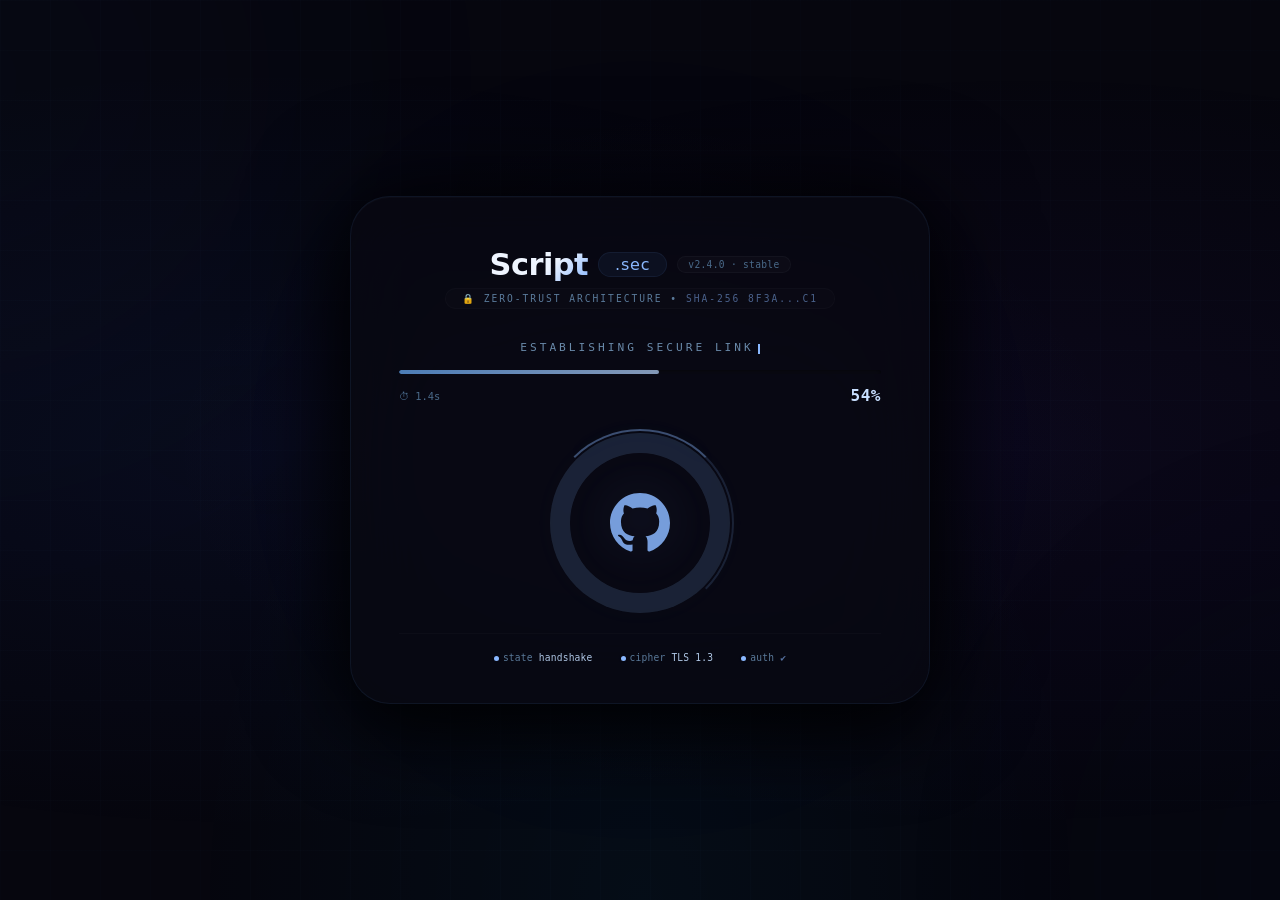
<file: index.html>
<!DOCTYPE html>
<html lang="en">
<head>
    <meta charset="UTF-8" />
    <meta name="viewport" content="width=device-width, initial-scale=1.0" />
    <title>Script.sec • secure boot</title>
    <link rel="stylesheet" href="style.css">
</head>
<body>

    <!-- backgrounds -->
    <div class="bg-mesh"></div>
    <div class="bg-grid"></div>
    <div class="orb orb-1"></div>
    <div class="orb orb-2"></div>
    <div class="orb orb-3"></div>

    <!-- main card -->
    <div class="loader-card">

        <!-- domain: Script.sec + version -->
        <div class="domain">
            <h1>Script</h1>
            <span class="tld">.sec</span>
            <span class="version">v2.4.0 · stable</span>
        </div>

        <div class="sub-badge">🔒 zero‑trust architecture  •  <span>SHA‑256 8f3a...c1</span></div>

        <!-- dynamic loading text -->
        <div class="loading-text" id="statusText">
            Establishing secure link<span class="cursor"></span>
        </div>

        <!-- progress bar -->
        <div class="progress-track">
            <div class="progress-fill" id="progressFill"></div>
        </div>

        <div class="percent-row">
            <span class="eta">⏱ <span id="eta">3.0</span>s</span>
            <span class="num" id="percentDisplay">0%</span>
        </div>

        <!-- ===== LOADER WITH GITHUB LOGO ===== -->
        <div class="loader-wrapper">
            <div class="circle-loader">
                <!-- Rotating scanner ring -->
                <div class="scanner-ring"></div>

                <!-- GitHub Logo -->
                <svg class="github-icon" viewBox="0 0 16 16" xmlns="http://www.w3.org/2000/svg">
                    <path d="M8 0C3.58 0 0 3.58 0 8c0 3.54 2.29 6.53 5.47 7.59.4.07.55-.17.55-.38 0-.19-.01-.82-.01-1.49-2.01.37-2.53-.49-2.69-.94-.09-.23-.48-.94-.82-1.13-.28-.15-.68-.52-.01-.53.63-.01 1.08.58 1.23.82.72 1.21 1.87.87 2.33.66.07-.52.28-.87.51-1.07-1.78-.2-3.64-.89-3.64-3.95 0-.87.31-1.59.82-2.15-.08-.2-.36-1.02.08-2.12 0 0 .67-.21 2.2.82.64-.18 1.32-.27 2-.27s1.36.09 2 .27c1.53-1.04 2.2-.82 2.2-.82.44 1.1.16 1.92.08 2.12.51.56.82 1.27.82 2.15 0 3.07-1.87 3.75-3.65 3.95.29.25.54.73.54 1.48 0 1.07-.01 1.93-.01 2.2 0 .21.15.46.55.38A8.013 8.013 0 0016 8c0-4.42-3.58-8-8-8z"/>
                </svg>
            </div>
        </div>

        <!-- status line -->
        <div class="status-line">
            <span><span class="dot blue"></span><span class="label">state</span> <span class="value" id="stateValue">handshake</span></span>
            <span><span class="dot blue d2"></span><span class="label">cipher</span> <span class="value">TLS 1.3</span></span>
            <span><span class="dot blue d3"></span><span class="label">auth</span> <span class="highlight">✔</span></span>
        </div>

    </div>

    <script src="script.js"></script>
</body>
</html>
</file>
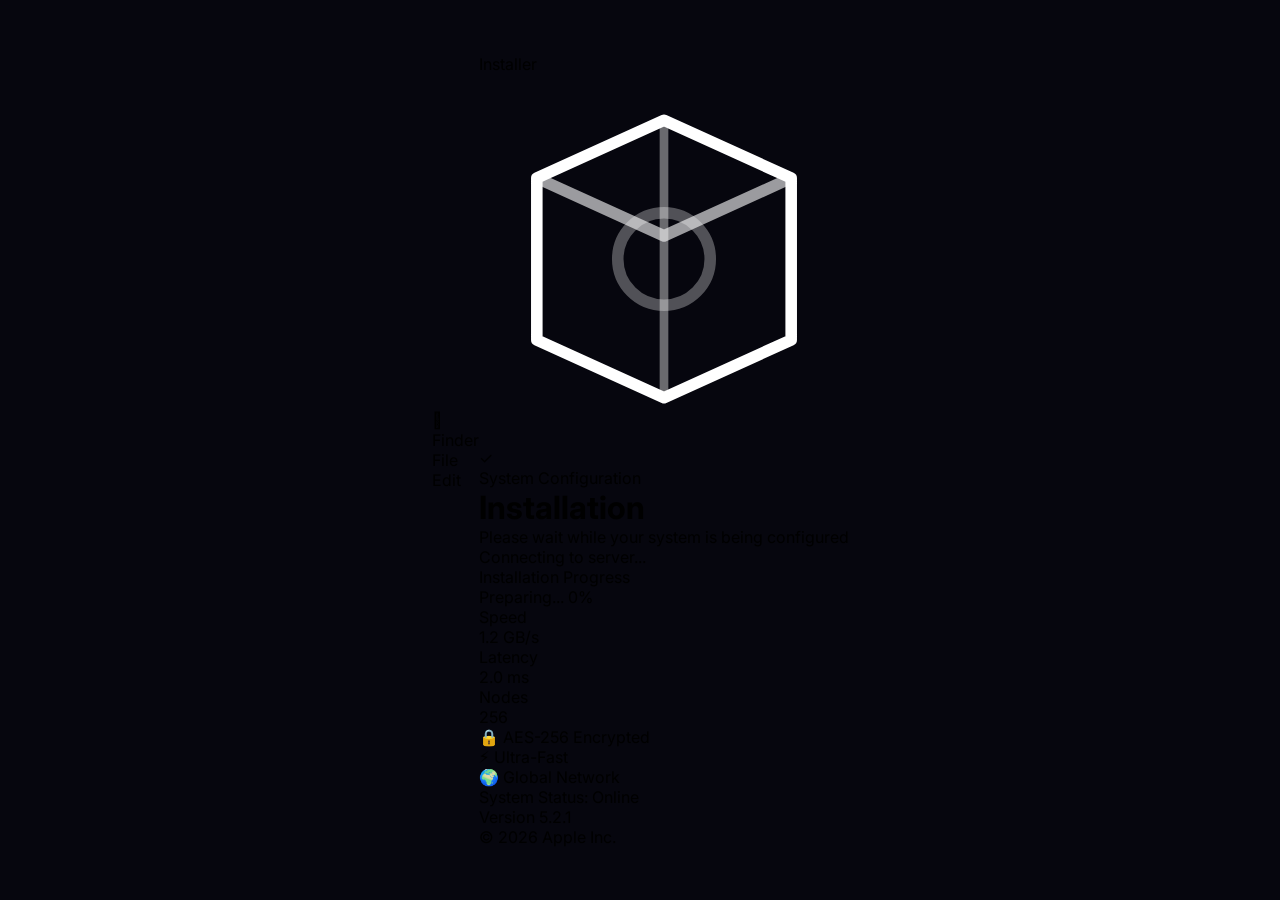
<file: deepseek_html_20260702_69040d.html>
<!DOCTYPE html>
<html lang="en">
<head>
    <meta charset="UTF-8" />
    <meta name="viewport" content="width=device-width, initial-scale=1.0" />
    <title>macOS Installer</title>
    <!-- External CSS -->
    <link rel="stylesheet" href="style.css" />
    <!-- Google Fonts -->
    <link href="https://fonts.googleapis.com/css2?family=Inter:opsz,wght@14..32,300;14..32,400;14..32,500;14..32,600;14..32,700&display=swap" rel="stylesheet" />
</head>
<body>

    <!-- MACOS BACKGROUND -->
    <div class="macos-bg"></div>
    <div class="bg-shapes">
        <div class="shape shape-1"></div>
        <div class="shape shape-2"></div>
    </div>

    <!-- MACOS MENU BAR -->
    <div class="menu-bar">
        <div class="menu-left">
            <div class="apple-logo">􀣺</div>
            <div class="menu-item">Finder</div>
            <div class="menu-item">File</div>
            <div class="menu-item">Edit</div>
        </div>
        <div class="menu-right">
            <div class="menu-time" id="time-display"></div>
        </div>
    </div>

    <!-- MAIN WINDOW -->
    <div class="main-window">

        <!-- WINDOW CHROME -->
        <div class="window-chrome">
            <div class="traffic-lights-container">
                <div class="traffic-light tl-red"></div>
                <div class="traffic-light tl-yellow"></div>
                <div class="traffic-light tl-green"></div>
            </div>
            <div class="window-title">Installer</div>
            <div class="window-controls"></div>
        </div>

        <!-- CONTENT -->
        <div class="content-area">

            <!-- ICON -->
            <div class="app-icon-container">
                <div class="app-icon">
                    <svg viewBox="0 0 64 64" fill="none" xmlns="http://www.w3.org/2000/svg">
                        <path d="M32 8L54 18V46L32 56L10 46V18L32 8Z" stroke="white" stroke-width="2" stroke-linejoin="round"/>
                        <path d="M32 8L32 56" stroke="white" stroke-width="1.5" opacity="0.4"/>
                        <path d="M10 18L32 28L54 18" stroke="white" stroke-width="2" stroke-linejoin="round" opacity="0.6"/>
                        <circle cx="32" cy="32" r="8" stroke="white" stroke-width="2" opacity="0.3"/>
                    </svg>
                </div>
                <div class="icon-badge">✓</div>
            </div>

            <!-- TITLE - Updated to macOS style -->
            <div class="title-section">
                <div class="app-description">System Configuration</div>
                <h1 class="app-title">Installation</h1>
                <p class="app-subtitle">Please wait while your system is being configured</p>
            </div>

            <div class="divider"></div>

            <!-- STATUS -->
            <div class="sync-status">
                <span class="sync-dot"></span>
                <span id="statusText">Connecting to server...</span>
            </div>

            <!-- PROGRESS -->
            <div class="progress-section">
                <label class="progress-label">Installation Progress</label>
                <div class="progress-bar">
                    <div class="progress-fill" id="progressFill"></div>
                </div>
                <div class="progress-info">
                    <span class="status-message" id="statusMessage">Preparing...</span>
                    <span class="progress-percent" id="pctDisplay">0%</span>
                </div>
            </div>

            <!-- STATS -->
            <div class="stats-grid">
                <div class="stat-card">
                    <div class="stat-label">Speed</div>
                    <div class="stat-value" id="speedVal">1.2 GB/s</div>
                </div>
                <div class="stat-card">
                    <div class="stat-label">Latency</div>
                    <div class="stat-value accent" id="latencyVal">2.0 ms</div>
                </div>
                <div class="stat-card">
                    <div class="stat-label">Nodes</div>
                    <div class="stat-value" id="nodesVal">256</div>
                </div>
            </div>

            <!-- FEATURES -->
            <div class="features-section">
                <div class="feature-badge">🔒 AES-256 Encrypted</div>
                <div class="feature-badge">⚡ Ultra-Fast</div>
                <div class="feature-badge">🌍 Global Network</div>
            </div>

        </div>

        <!-- FOOTER -->
        <div class="window-footer">
            <div class="footer-item">
                <span class="footer-dot"></span>
                <span>System Status: Online</span>
            </div>
            <div class="footer-item">
                <span>Version 5.2.1</span>
            </div>
            <div class="footer-item">
                <span>© 2026 Apple Inc.</span>
            </div>
        </div>

    </div>

    <!-- External JavaScript -->
    <script src="script.js"></script>
</body>
</html>
</file>
<file: style.css>
/* –––––– ultra premium dark reset –––––– */
* {
    margin: 0;
    padding: 0;
    box-sizing: border-box;
}

body {
    min-height: 100vh;
    display: flex;
    justify-content: center;
    align-items: center;
    font-family: 'Inter', system-ui, -apple-system, sans-serif;
    overflow: hidden;
    position: relative;
    background: #06060e;
}

/* –––––– animated mesh gradient background –––––– */
.bg-mesh {
    position: fixed;
    inset: 0;
    z-index: 0;
    background:
        radial-gradient(ellipse at 20% 50%, rgba(40, 80, 200, 0.08) 0%, transparent 60%),
        radial-gradient(ellipse at 80% 50%, rgba(100, 50, 220, 0.06) 0%, transparent 60%),
        radial-gradient(ellipse at 50% 100%, rgba(0, 200, 255, 0.04) 0%, transparent 50%);
    animation: meshPulse 8s ease-in-out infinite alternate;
}
@keyframes meshPulse {
    0% { opacity: 0.5; }
    100% { opacity: 1; }
}

/* –––––– subtle grid –––––– */
.bg-grid {
    position: fixed;
    inset: 0;
    z-index: 0;
    background-image:
        linear-gradient(rgba(100, 180, 255, 0.012) 1px, transparent 1px),
        linear-gradient(90deg, rgba(100, 180, 255, 0.012) 1px, transparent 1px);
    background-size: 50px 50px;
    animation: gridMove 40s linear infinite;
}
@keyframes gridMove {
    0%   { transform: translate(0, 0); }
    100% { transform: translate(50px, 50px); }
}

/* –––––– floating orbs (very dim) –––––– */
.orb {
    position: fixed;
    border-radius: 50%;
    filter: blur(150px);
    opacity: 0.025;
    z-index: 0;
    animation: orbFloat 25s ease-in-out infinite alternate;
}
.orb-1 {
    width: 700px;
    height: 700px;
    background: #4a8cff;
    top: -30%;
    left: -30%;
}
.orb-2 {
    width: 600px;
    height: 600px;
    background: #2a5faa;
    bottom: -30%;
    right: -30%;
    animation-delay: 8s;
}
.orb-3 {
    width: 500px;
    height: 500px;
    background: #6a4aff;
    top: 50%;
    left: 50%;
    transform: translate(-50%, -50%);
    animation-delay: 15s;
}
@keyframes orbFloat {
    0%   { transform: translate(0, 0) scale(1); }
    100% { transform: translate(60px, -60px) scale(1.15); }
}

/* –––––– premium glass card (with blur-in animation) –––––– */
.loader-card {
    position: relative;
    z-index: 1;
    width: 580px;
    max-width: 94vw;
    background: rgba(8, 8, 18, 0.88);
    backdrop-filter: blur(40px) saturate(1.2);
    border: 1px solid rgba(100, 180, 255, 0.08);
    border-radius: 40px;
    padding: 50px 48px 40px;
    box-shadow:
        0 0 100px rgba(0, 0, 0, 0.9),
        0 30px 80px rgba(0, 0, 0, 0.7),
        inset 0 1px 0 rgba(255, 255, 255, 0.02);
    text-align: center;

    /* ---- BLUR OPENING EFFECT ---- */
    animation: blurIn 1.2s cubic-bezier(0.4, 0, 0.2, 1) forwards;
}

@keyframes blurIn {
    0% {
        filter: blur(12px);
        opacity: 0;
        transform: scale(0.96);
    }
    100% {
        filter: blur(0);
        opacity: 1;
        transform: scale(1);
    }
}

/* –––––– domain: Script.sec –––––– */
.domain {
    display: flex;
    align-items: center;
    justify-content: center;
    gap: 10px;
    margin-bottom: 2px;
    flex-wrap: wrap;
}
.domain h1 {
    font-size: 1.9rem;
    font-weight: 650;
    letter-spacing: -0.5px;
    color: #eef4ff;
    text-shadow: 0 0 40px rgba(100, 170, 255, 0.04);
    background: linear-gradient(135deg, #eef4ff 60%, #8ab8ff);
    -webkit-background-clip: text;
    -webkit-text-fill-color: transparent;
    background-clip: text;
}
.domain .tld {
    font-size: 1rem;
    font-weight: 500;
    color: #8ab8ff;
    background: rgba(100, 170, 255, 0.06);
    padding: 2px 16px;
    border-radius: 40px;
    border: 1px solid rgba(100, 170, 255, 0.08);
    letter-spacing: 0.8px;
    -webkit-text-fill-color: #8ab8ff;
}
.domain .version {
    font-size: 0.6rem;
    font-weight: 400;
    color: #4a6a8a;
    background: rgba(255, 255, 255, 0.02);
    padding: 2px 10px;
    border-radius: 20px;
    border: 1px solid rgba(255, 255, 255, 0.03);
    letter-spacing: 0.3px;
    -webkit-text-fill-color: #4a6a8a;
    font-family: 'JetBrains Mono', monospace;
}

.sub-badge {
    font-size: 0.6rem;
    text-transform: uppercase;
    letter-spacing: 2px;
    color: #5a7a9a;
    margin-top: 4px;
    margin-bottom: 32px;
    padding: 4px 16px;
    display: inline-block;
    border: 1px solid rgba(255, 255, 255, 0.02);
    border-radius: 40px;
    background: rgba(255, 255, 255, 0.01);
    font-family: 'JetBrains Mono', monospace;
}
.sub-badge span {
    color: #8ab8ff;
    opacity: 0.5;
}

/* –––––– dynamic loading text –––––– */
.loading-text {
    font-size: 0.7rem;
    letter-spacing: 3px;
    text-transform: uppercase;
    color: #6a8aaa;
    margin-bottom: 16px;
    font-weight: 400;
    min-height: 1.2em;
    transition: opacity 0.3s ease;
    font-family: 'JetBrains Mono', monospace;
}
.loading-text .cursor {
    display: inline-block;
    width: 2px;
    height: 0.9em;
    background: #8ab8ff;
    margin-left: 4px;
    animation: blink 1s step-end infinite;
    vertical-align: text-bottom;
}
@keyframes blink {
    0%, 100% { opacity: 1; }
    50% { opacity: 0; }
}

/* –––––– progress bar –––––– */
.progress-track {
    width: 100%;
    height: 4px;
    background: rgba(255, 255, 255, 0.02);
    border-radius: 10px;
    overflow: hidden;
    margin-bottom: 12px;
    position: relative;
    box-shadow: inset 0 1px 4px rgba(0,0,0,0.7);
}
.progress-fill {
    width: 0%;
    height: 100%;
    background: linear-gradient(90deg, #6aafff, #b8d6ff, #6aafff);
    background-size: 200% 100%;
    border-radius: 10px;
    transition: width 0.05s linear;
    animation: shimmer 3s linear infinite;
    opacity: 0.7;
}
@keyframes shimmer {
    0%   { background-position: -200% 0; }
    100% { background-position: 200% 0; }
}

.percent-row {
    display: flex;
    justify-content: space-between;
    align-items: center;
    font-size: 0.7rem;
    color: #5a7a9a;
    margin-bottom: 28px;
    font-family: 'JetBrains Mono', monospace;
}
.percent-row .num {
    font-weight: 600;
    font-variant-numeric: tabular-nums;
    color: #c8dfff;
    font-size: 1rem;
    letter-spacing: 0.5px;
}
.percent-row .eta {
    font-size: 0.65rem;
    color: #4a6a8a;
}

/* –––––– loader wrapper –––––– */
.loader-wrapper {
    display: flex;
    justify-content: center;
    align-items: center;
    width: 100%;
    margin-top: 8px;
    margin-bottom: 12px;
    position: relative;
    z-index: 2;
}

/* –––––– AUTHENTIC CIRCLE LOADER with GITHUB LOGO –––––– */
.circle-loader {
    position: relative;
    width: 180px;
    height: 180px;
    display: flex;
    justify-content: center;
    align-items: center;
}

/* Rotating scanner ring */
.circle-loader .scanner-ring {
    position: absolute;
    inset: -4px;
    border-radius: 50%;
    border: 2px solid transparent;
    border-top: 2px solid rgba(138, 184, 255, 0.4);
    border-right: 2px solid rgba(138, 184, 255, 0.15);
    animation: spin 2.5s linear infinite;
    filter: drop-shadow(0 0 10px rgba(138, 184, 255, 0.1));
}

/* GitHub Logo inside */
.circle-loader .github-icon {
    width: 60px;
    height: 60px;
    position: relative;
    z-index: 4;
    fill: #8ab8ff;
    filter: drop-shadow(0 0 25px rgba(138, 184, 255, 0.15));
    opacity: 0.85;
    animation: iconPulse 2s ease-in-out infinite;
}
@keyframes iconPulse {
    0%, 100% { transform: scale(1); opacity: 0.85; }
    50% { transform: scale(1.04); opacity: 1; }
}

@keyframes spin {
    to { transform: rotate(360deg); }
}

/* Pulse rings (outer & inner) */
.circle-loader::before,
.circle-loader::after {
    content: "";
    position: absolute;
    border-radius: 50%;
    animation: 1.8s ease-in-out infinite;
    filter: drop-shadow(0 0 12px rgba(138, 184, 255, 0.08));
}

/* Outer Pulse */
.circle-loader::before {
    width: 100%;
    height: 100%;
    top: 0;
    left: 0;
    box-shadow: inset 0 0 0 20px rgba(138, 184, 255, 0.15);
    animation-name: pulseA;
}

/* Inner Pulse */
.circle-loader::after {
    width: 136px;
    height: 136px;
    top: 22px;
    left: 22px;
    box-shadow: 0 0 0 0 rgba(138, 184, 255, 0.2);
    animation-name: pulseB;
}

@keyframes pulseA {
    0% {
        box-shadow: inset 0 0 0 20px rgba(138, 184, 255, 0.2);
        opacity: 0.8;
    }
    50%, 100% {
        box-shadow: inset 0 0 0 0 rgba(138, 184, 255, 0);
        opacity: 0;
    }
}

@keyframes pulseB {
    0%, 50% {
        box-shadow: 0 0 0 0 rgba(138, 184, 255, 0);
        opacity: 0;
    }
    100% {
        box-shadow: 0 0 0 20px rgba(138, 184, 255, 0.15);
        opacity: 0.8;
    }
}

/* –––––– status line –––––– */
.status-line {
    margin-top: 20px;
    display: flex;
    justify-content: center;
    gap: 28px;
    font-size: 0.6rem;
    font-family: 'JetBrains Mono', 'Fira Code', monospace;
    color: #4a6a8a;
    letter-spacing: 0.2px;
    flex-wrap: wrap;
    border-top: 1px solid rgba(255, 255, 255, 0.02);
    padding-top: 18px;
}
.status-line .dot {
    display: inline-block;
    width: 5px;
    height: 5px;
    border-radius: 50%;
    margin-right: 4px;
    animation: pulseDot 2s ease-in-out infinite;
}
.status-line .dot.blue { background: #8ab8ff; box-shadow: 0 0 12px rgba(100, 170, 255, 0.06); }
.status-line .dot.blue.d2 { animation-delay: 0.5s; }
.status-line .dot.blue.d3 { animation-delay: 1s; }
@keyframes pulseDot {
    0%, 100% { opacity: 0.1; transform: scale(0.6); }
    50% { opacity: 0.9; transform: scale(1.3); }
}
.status-line .label {
    color: #5a7a9a;
    font-weight: 400;
}
.status-line .value {
    color: #b0c8e6;
    font-weight: 400;
}
.status-line .highlight {
    color: #8ab8ff;
    opacity: 0.6;
}

/* –––––– responsive –––––– */
@media (max-width: 480px) {
    .loader-card { padding: 28px 18px 24px; }
    .domain h1 { font-size: 1.4rem; }
    .circle-loader { transform: scale(0.75); }
    .status-line { gap: 12px; font-size: 0.5rem; }
}
</file>
